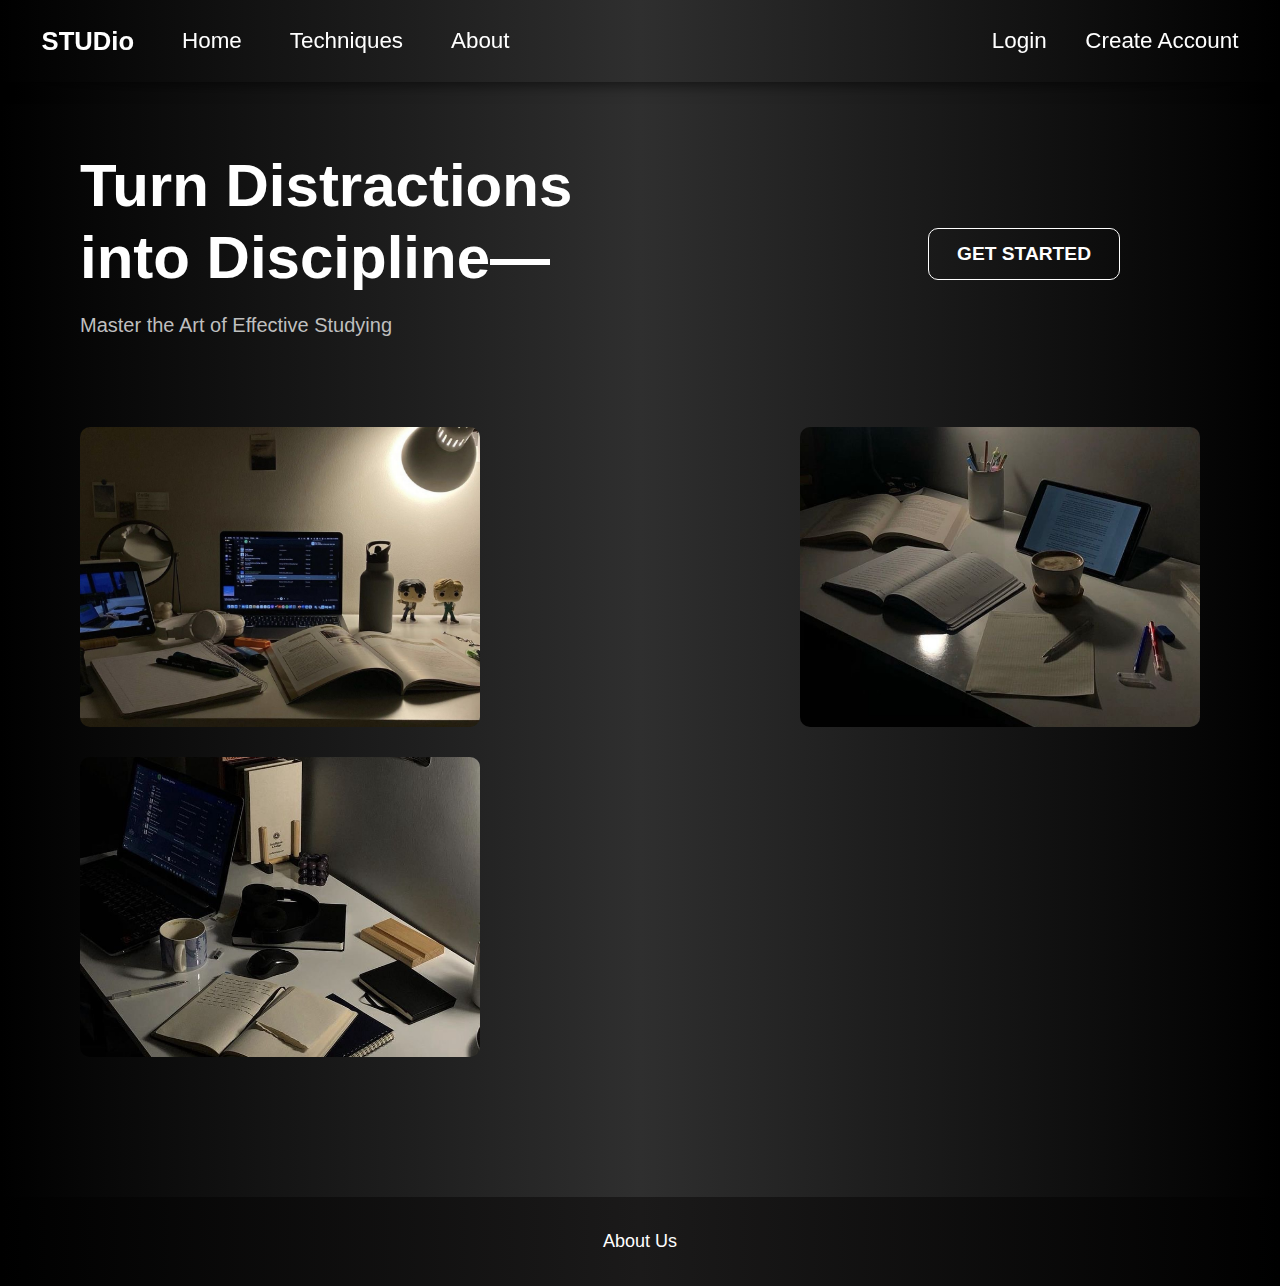
<file: index.html>
<!DOCTYPE html>
<html lang="en">
<head>
  <meta charset="UTF-8">
  <meta name="viewport" content="width=device-width, initial-scale=1.0">
  <title>Study Techniques</title>
  <link rel="stylesheet" href="Styles/Header.css">
  <link rel="stylesheet" href="Styles/index.css">
  <link rel="stylesheet" href="Styles/Footer.css">
  
</head>
<body>

  <!-- NavBar -->
  <div class="header">
    <div class="nav-links">
      <button class="nav-button" id="logo" onclick="navigateTo('index.html')">STUDio</button>
      <button class="nav-button" onclick="navigateTo('homepage.html')">Home</button>
      <button class="nav-button" onclick="navigateTo('techniques.html')">Techniques</button>
      <button class="nav-button" onclick="navigateTo('AboutUS/abts.html')">About</button>
    </div>
    <div>
      <button class="nav-button" onclick="navigateTo('auth.html#login')">Login</button>
      <button class="nav-button" onclick="navigateTo('auth.html#signup')">Create Account</button>
    </div>
  </div>

  <!-- Motiv Quote -->
  <div class="quote-section">
    <div class="quote-left">
      <h1>Turn Distractions<br>into Discipline—</h1>
      <p class="subtext">Master the Art of Effective Studying</p>
    </div>
    <div class="quote-right">
      <button onclick="navigateTo('homepage.html')" class="GTS">GET STARTED</button>
    </div>
  </div>

  <!-- Images -->
  <div class="study-images">
    <img src="Images/pic1.jpg" alt="Study Setup 1">
    <img src="Images/pic2.jpg" alt="Study Setup 2">
    <img src="Images/pic3.jpg" alt="Study Setup 3">
  </div>
  
  <!-- Footer -->
  <div class="footer">
    <button class="footer-button" onclick="navigateTo('AboutUS/abts.html')">About Us</button>
  </div>

  <script>
    function navigateTo(url) {
      window.location.href = url;
    }
  </script>
</body>
</html>

<!-- Aguilar, Johann Carl M. -->
 <!-- Orlanda, Glendel H. -->
</file>
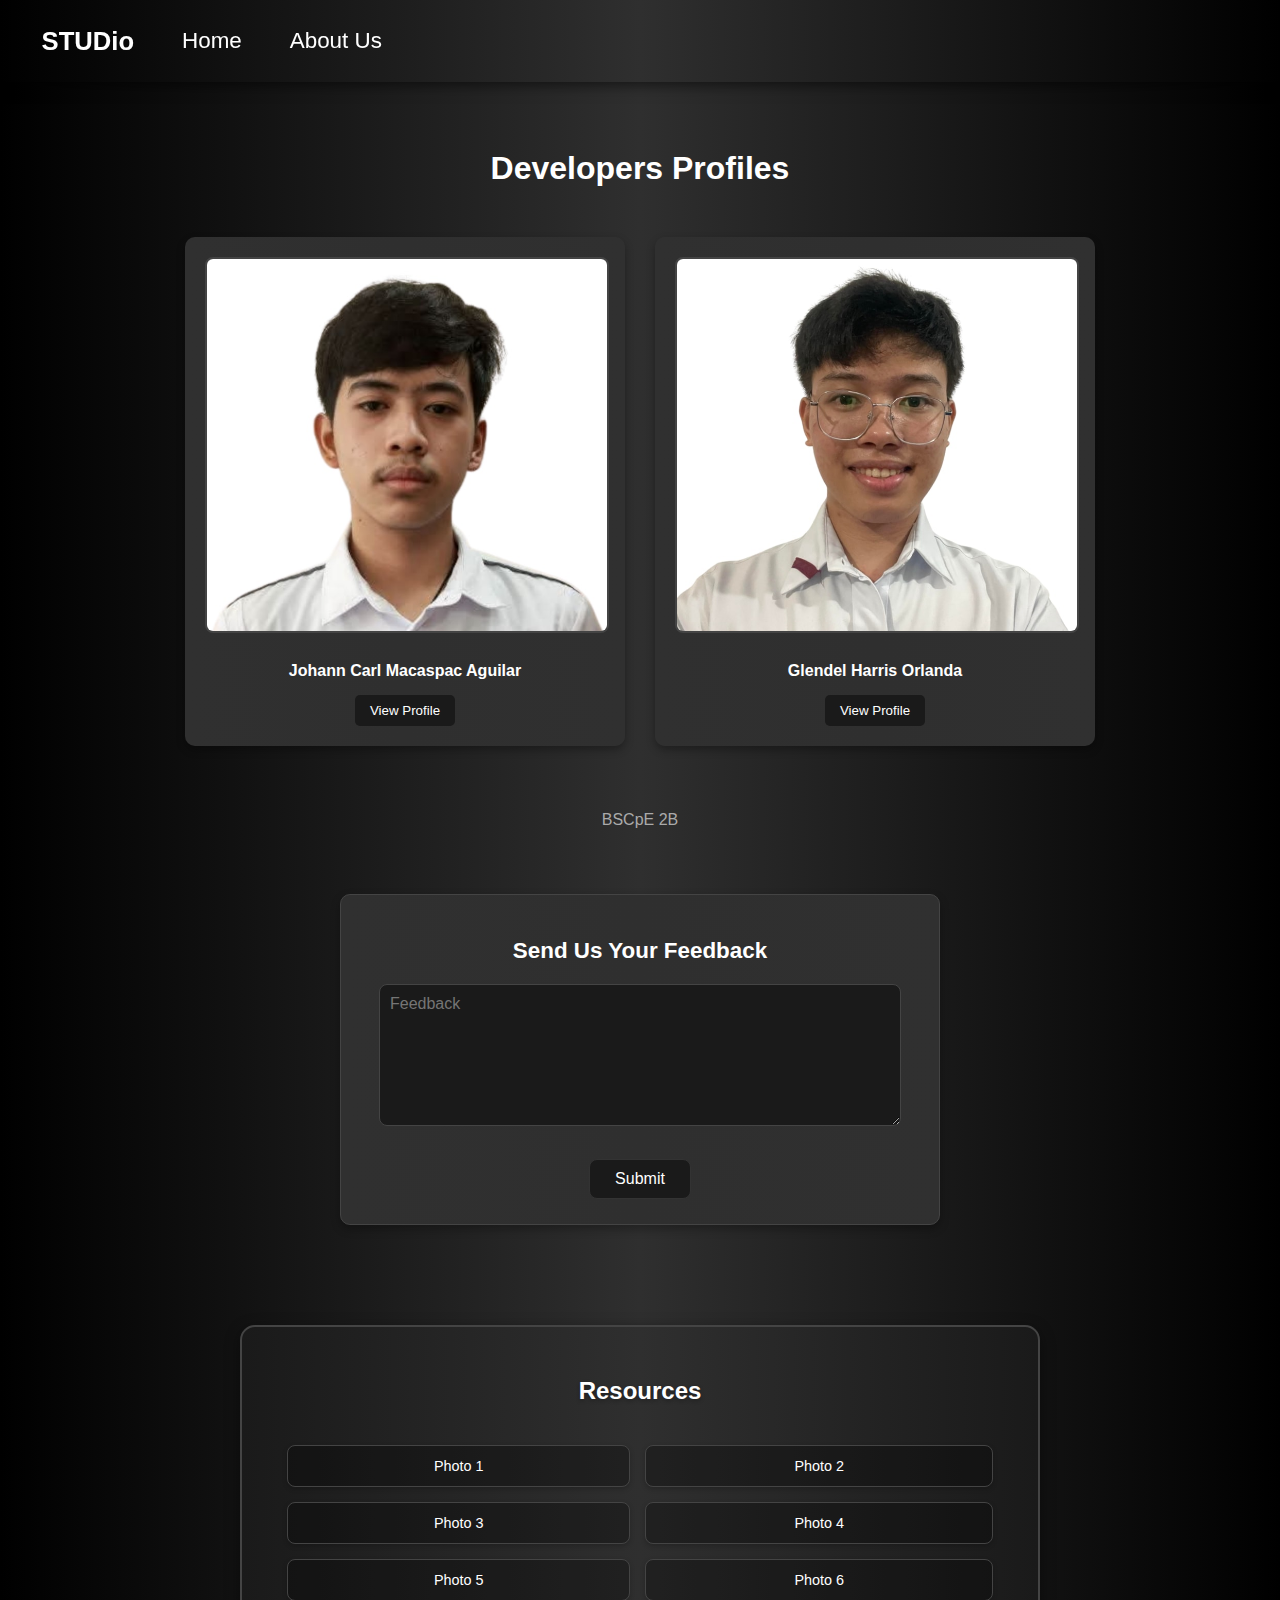
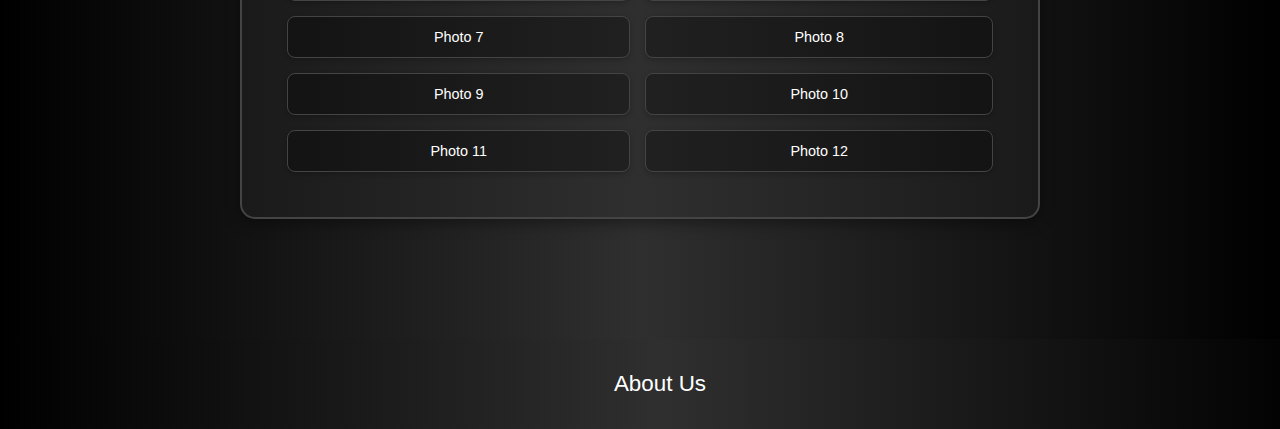
<file: AboutUS/abts.html>
<!DOCTYPE html>
<html lang="en">
<head>
  <meta charset="UTF-8">
  <meta name="viewport" content="width=device-width, initial-scale=1.0">
  <title>Study Techniques</title>
  <link rel="stylesheet" href="../Styles/abts.css">
  <link rel="stylesheet" href="../Styles/Header.css">
</head>
<body>
  <div class="wrapper">
    <!-- Header -->
    <div class="header">
      <div class="nav-links">
        <button type="button" id="logo" class="nav-button" onclick="navigateTo('../homepage.html')">STUDio</button>
        <button type="button" class="nav-button" onclick="navigateTo('../homepage.html')">Home</button>
        <button type="button" class="nav-button" onclick="navigateTo('abts.html')">About Us</button>
      </div>
    </div>

    <div class="main-content">
      <h1>Developers Profiles</h1>

      <!-- Profiles -->
      <div class="allbox">
        <div class="box">
          <img src="Images/Yoh/yoh.jpg">
          <h2>Johann Carl Macaspac Aguilar</h2>
          <button type="button" class="profile-button" onclick="navigateTo('Aguilar_JC.html')">View Profile</button>
        </div>

        <div class="box">
          <img src="Images/Glen/glen.jpg">
          <h2>Glendel Harris Orlanda</h2>
          <button type="button" class="profile-button" onclick="navigateTo('Orlanda_G.html')">View Profile</button>
        </div>
      </div>

      <footer>BSCpE 2B</footer>

      <!-- Feedback Section -->
      <div class="feedback">
        <h2>Send Us Your Feedback</h2>
        <form>
          <textarea placeholder="Feedback"></textarea>
          <br>
          <button type="submit">Submit</button>
        </form>
      </div>

      <!-- Resources Section -->
      <div class="Resources">
        <h2>Resources</h2>
        <table class="resources-table">
          <tr>
            <td><a href="https://pin.it/2otDaiMNh">Photo 1</a></td>
            <td><a href="https://pin.it/4CU5whlZs">Photo 2</a></td>
          </tr>
          <tr>
            <td><a href="https://pin.it/1Q5HzNAXg">Photo 3</a></td>
            <td><a href="https://pin.it/5dKIkdNxr">Photo 4</a></td>
          </tr>
          <tr>
            <td><a href="https://pin.it/4Q9BGmuYV">Photo 5</a></td>
            <td><a href="https://pin.it/4oXp6FkBL">Photo 6</a></td>
          </tr>
          <tr>
            <td><a href="https://pin.it/3k7hueRsV">Photo 7</a></td>
            <td><a href="https://pin.it/7n8Te3V2b">Photo 8</a></td>
          </tr>
          <tr>
            <td><a href="https://pin.it/3FriQgqsb">Photo 9</a></td>
            <td><a href="https://pin.it/K5sbQGetM">Photo 10</a></td>
          </tr>
          <tr>
            <td><a href="https://pin.it/7EaBy77XY">Photo 11</a></td>
            <td><a href="https://pin.it/393eJ2UIY">Photo 12</a></td>
          </tr>
        </table>
      </div>
    </div>

    <!-- Footer -->
    <div class="footer">
      <div class="footer-links">
        <button type="button" class="nav-button" onclick="navigateTo('abts.html')">About Us</button>
      </div>
    </div>
  </div>

  <script>
    function navigateTo(url) {
      window.location.href = url;
    }
  </script>
</body>
</html>
</file>
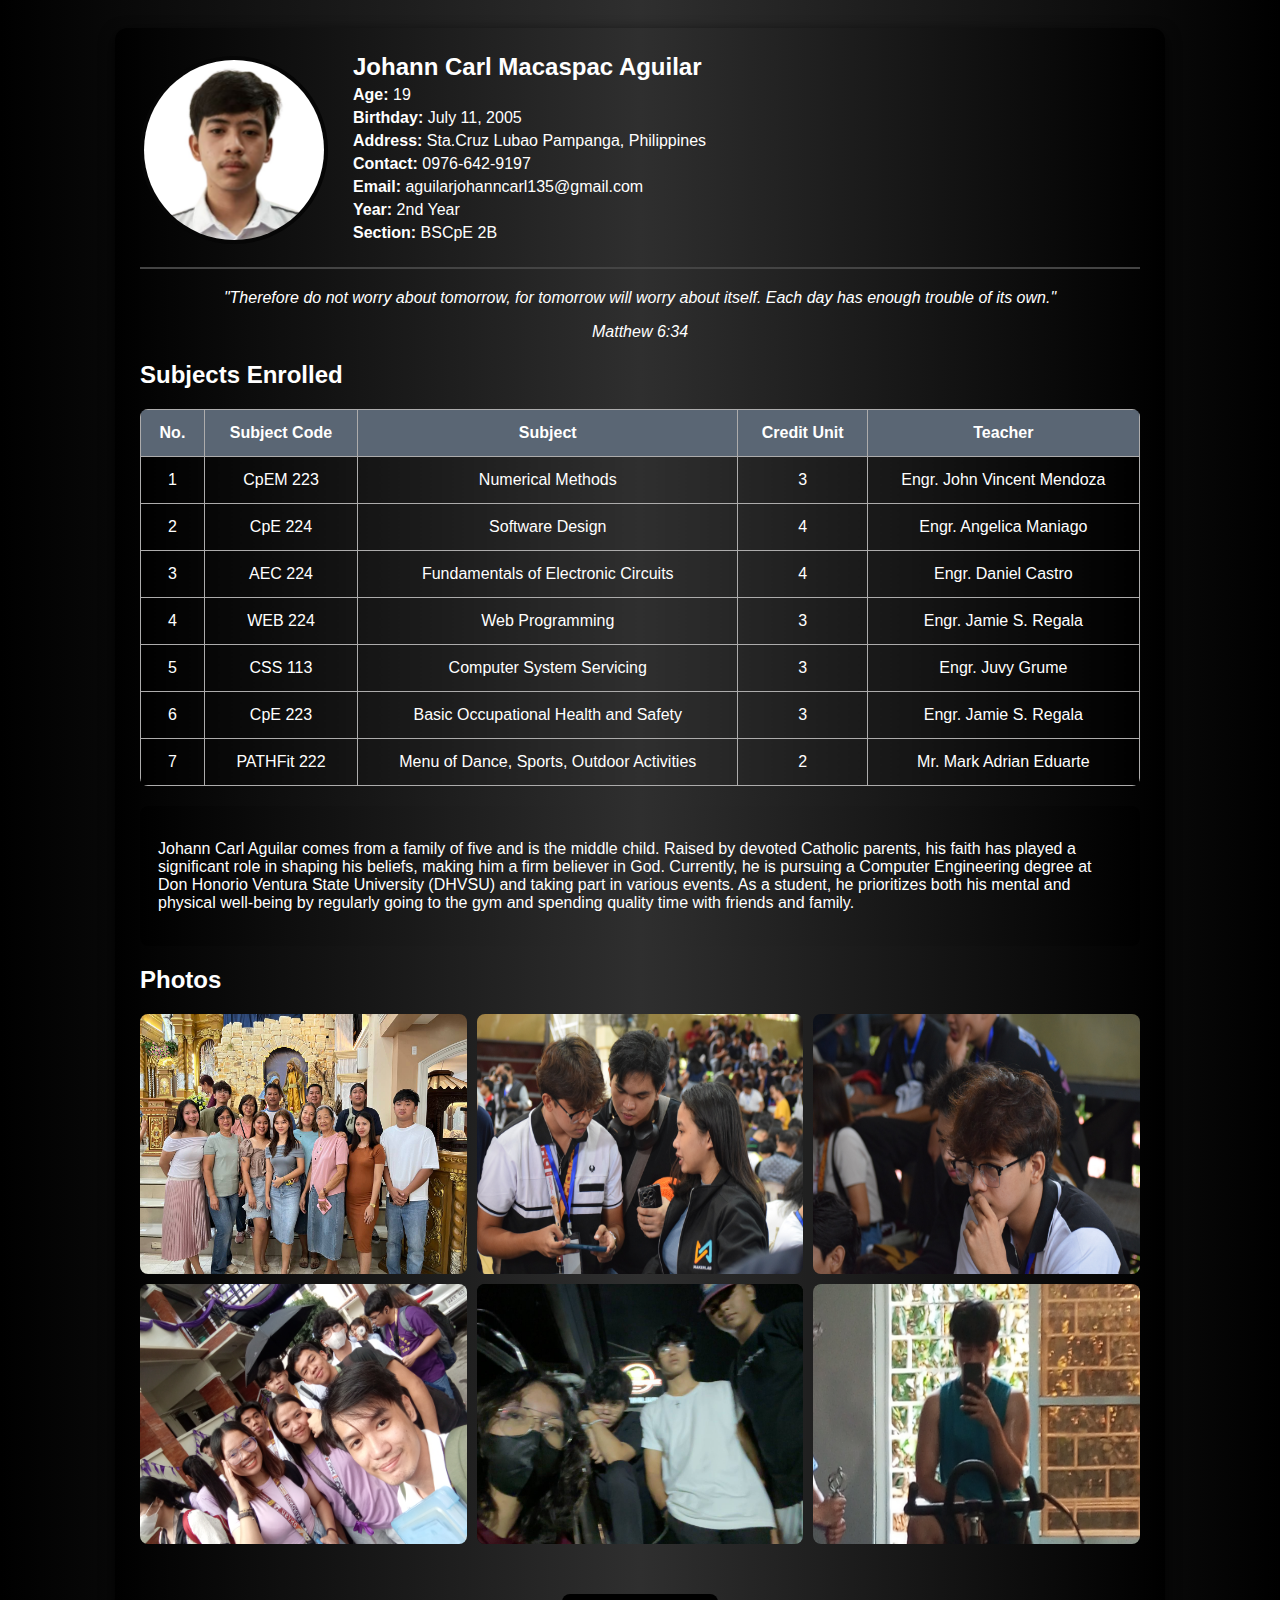
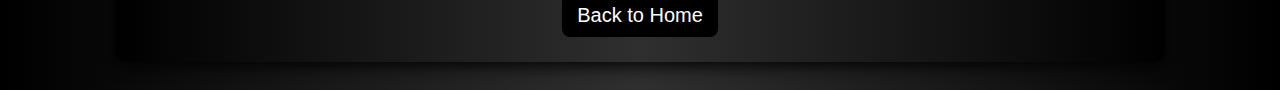
<file: AboutUS/Aguilar_JC.html>
<!DOCTYPE html>
<html lang="en">
<head>
  <meta charset="UTF-8">
  <meta name="viewport" content="width=device-width, initial-scale=1.0">
  <title>Student Profile</title>
  <style>
    body {
      font-family: 'Poppins', sans-serif;
      background: linear-gradient(to right, #000000, #2f2f2f, #000000);
      color: #ffffff;
      padding: 20px;
      display: flex;
      flex-direction: column;
      align-items: center;
    }

    .Title{
      color: rgb(255, 255, 255);
    }

    .container {
      width: 85%;
      max-width: 1000px;
      background: linear-gradient(to right, #000000, #2f2f2f, #000000);
      padding: 25px;
      border-radius: 12px;
      box-shadow: 0px 5px 15px rgba(0, 0, 0, 0.859);
    }

    .profile-header {
      display: flex;
      align-items: center;
      gap: 25px;
      padding-bottom: 20px;
      border-bottom: 2px solid #444;
    }

    .profile-header img {
      width: 180px;
      height: 180px;
      border-radius: 50%;
      object-fit: cover;
      border: 4px solid #060606;
    }

    .info {
      flex: 1;
    }

    .profile-header .info h2 {
      margin: 0;
      color: #ffffff;
    }

    .info p {
      margin: 5px 0;
      color: #ffffff;
    }

    .motto {
      text-align: center;
      font-style: italic;
      color: #ffffff;
      margin: 20px 0;
    }

    table {
      width: 100%;
      border-collapse: collapse;
      margin-top: 20px;
      background: linear-gradient(to right, #000000, #2f2f2f, #000000);
      border-radius: 8px;
      overflow: hidden;
      color: rgb(255, 255, 255);
    }

    th, td {
      border: 1px solid #adacac;
      padding: 14px;
      text-align: center;
    }

    th {
      background: #5a6674;
      color: rgb(255, 255, 255);
    }

    .photos {
      display: grid;
      grid-template-columns: repeat(3, 1fr);
      gap: 10px;
      margin-top: 20px;
    }

    .photo-box {
      width: 100%;
      height: 260px;
      background: #000000;
      border-radius: 8px;
      display: flex;
      align-items: center;
      justify-content: center;
      color: #bbb;
      font-weight: bold;
      font-size: 18px;
    }

    .additional-info {
      margin-top: 20px;
      background: linear-gradient(to right, #000000, #2f2f2f, #000000);
      padding: 18px;
      border-radius: 8px;
      color: #ffffff;
      font-size: 16px;
    }

    .BtHp {
      margin-top: 50px;
      text-align: center;
      font-size: 20px;
      padding: 10px 15px;
      background-color: #000000;
      width: fit-content;
      margin-left: auto;
      margin-right: auto;
      border-radius: 8px;
    }
    
    .BtHp a {
      color: white;
      display: block;
      text-decoration: none;
    }
    
  </style>
</head>
<body>
  <div class="container">
    <div class="profile-header">
      <img src="Images/Yoh/yoh.jpg" alt="Profile Picture">
      <div class="info">
        <h2>Johann Carl Macaspac Aguilar</h2>
        <p><strong>Age:</strong> 19</p>
        <p><strong>Birthday:</strong> July 11, 2005</p>
        <p><strong>Address:</strong> Sta.Cruz Lubao Pampanga, Philippines</p>
        <p><strong>Contact:</strong> 0976-642-9197</p>
        <p><strong>Email:</strong> aguilarjohanncarl135@gmail.com</p>
        <p><strong>Year:</strong> 2nd Year</p>
        <p><strong>Section:</strong> BSCpE 2B</p>
      </div>
    </div>

    <div class="motto">
      <p>"Therefore do not worry about tomorrow, for tomorrow will worry about itself. Each day has enough trouble of its own."</p>
      <p>Matthew 6:34</p>
    </div>

    <h2 class="Title">Subjects Enrolled</h2>
    <table>
      <tr>
        <th>No.</th>
        <th>Subject Code</th>
        <th>Subject</th>
        <th>Credit Unit</th>
        <th>Teacher</th>
      </tr>
      <tr>
        <td>1</td>
        <td>CpEM 223</td>
        <td>Numerical Methods</td>
        <td>3</td>
        <td>Engr. John Vincent Mendoza</td>
      </tr>
      <tr>
        <td>2</td>
        <td>CpE 224</td>
        <td>Software Design</td>
        <td>4</td>
        <td>Engr. Angelica Maniago</td>
      </tr>
      <tr>
        <td>3</td>
        <td>AEC 224</td>
        <td>Fundamentals of Electronic Circuits</td>
        <td>4</td>
        <td>Engr. Daniel Castro</td>
      </tr>
      <tr>
        <td>4</td>
        <td>WEB 224</td>
        <td>Web Programming</td>
        <td>3</td>
        <td>Engr. Jamie S. Regala</td>
      </tr>
      <tr>
        <td>5</td>
        <td>CSS 113</td>
        <td>Computer System Servicing</td>
        <td>3</td>
        <td>Engr. Juvy Grume</td>
      </tr>
      <tr>
        <td>6</td>
        <td>CpE 223</td>
        <td>Basic Occupational Health and Safety</td>
        <td>3</td>
        <td>Engr. Jamie S. Regala</td>
      </tr>
      <tr>
        <td>7</td>
        <td>PATHFit 222</td>
        <td>Menu of Dance, Sports, Outdoor Activities</td>
        <td>2</td>
        <td>Mr. Mark Adrian Eduarte</td>
      </tr>
    </table>

    <div class="additional-info">
    <p>
      Johann Carl Aguilar comes from a family of five and is the middle child. 
      Raised by devoted Catholic parents, his faith has played a significant role 
      in shaping his beliefs, making him a firm believer in God. Currently, he is 
      pursuing a Computer Engineering degree at Don Honorio Ventura State University (DHVSU) 
      and taking part in various events. As a student, he prioritizes both his mental and 
      physical well-being by regularly going to the gym and spending quality 
      time with friends and family.
    </p>
    </div>

    <h2 class="Title">Photos</h2>
    <div class="photos">
      <img class="photo-box" src="Images/Yoh/yoh1.jpg">
      <img class="photo-box" src="Images/Yoh/yoh2.jpeg">
      <img class="photo-box" src="Images/Yoh/yoh3.jpeg">
      <img class="photo-box" src="Images/Yoh/yoh4.jpg">
      <img class="photo-box" src="Images/Yoh/yoh5.jpg">
      <img class="photo-box" src="Images/Yoh/yoh6.jpg">
    </div>

    <div class="BtHp">
      <a href="abts.html">Back to Home</a>
    </div>
  </div>
</body>
</html>
</file>
<file: Styles/Header.css>
body {
  font-family: Arial, Helvetica, sans-serif;
  margin: 0;
  padding: 0;
  background: linear-gradient(to right, #000000, #2f2f2f, #000000);
  color: #ffffff;
  display: flex;
  flex-direction: column;
  min-height: 100vh;
  overflow-x: hidden;
  position: relative;
  padding-top: 80px;
}

.header {
  font-size: 24px;
  background: linear-gradient(to right, #000000, #2f2f2f, #000000);
  display: flex;
  align-items: center;
  justify-content: space-between;
  display: flex;
  padding: 16px 2%;
  color: #ffffff;
  width: 100%;
  position: fixed;
  top: 0;
  left: 0;
  z-index: 1000;
  box-shadow: 0 4px 12px rgba(0, 0, 0, 0.5); 
  box-sizing: border-box;
}

.nav-links {
  display: flex;
  gap: 1rem;
  align-items: center;
}

/* Default state for hamburger menu - hidden on desktop */
.hamburger-btn,
.menu-dropdown {
  display: none;
}

.nav-button {
  background: none;
  border: none;
  color: white;
  cursor: pointer;
  font-size: 1.4rem; 
  padding: 0 1rem;
  height: 50px;
  white-space: nowrap;
}

#loginBtn {
  border: 1px solid white;
  border-radius: 6px;
  margin-left: 2rem;
}

.nav-button:hover {
  color: #9f9f9f;
}

#logo {
  font-weight: bold;
  font-size: 1.6rem;
}

#loginBtn:hover {
  background-color: #ffffff;
  color: #000000;
  transition: background-color 0.3s ease;
}

.modal {
  display: none; /* Hidden by default */
  position: fixed;
  top: 0;
  left: 0;
  width: 100%;
  height: 100%;
  background-color: rgba(0, 0, 0, 0.5);
  z-index: 1001;
}

/* 🔧 Fix: show modal when 'open' class is added */
.modal.open {
  display: flex;
  align-items: center;
  justify-content: center;
}

.modal-content {
  background-color: #1a1a1a;
  padding: 2rem;
  border-radius: 10px;
  width: 90%;
  max-width: 400px;
  position: relative;
  color: white;
}

.close {
  color: #aaa;
  float: right;
  font-size: 28px;
  font-weight: bold;
  cursor: pointer;
  position: absolute;
  right: 1rem;
  top: 0.5rem;
}

.close:hover {
  color: white;
}

.modal h2 {
  margin-bottom: 1.5rem;
  color: #4CAF50;
}

.modal form {
  display: flex;
  flex-direction: column;
  gap: 1rem;
}

.modal input {
  padding: 0.8rem;
  border: 1px solid #333;
  border-radius: 5px;
  background-color: #2a2a2a;
  color: white;
}

.modal input:focus {
  outline: none;
  border-color: #4CAF50;
}

.modal button[type="submit"] {
  background-color: #4CAF50;
  color: white;
  padding: 0.8rem;
  border: none;
  border-radius: 5px;
  cursor: pointer;
  font-size: 1rem;
  transition: background-color 0.3s ease;
}

.modal button[type="submit"]:hover {
  background-color: #45a049;
}

.profile-icon-img {
  width: 40px;
  height: 40px;
  border-radius: 50%;
  object-fit: cover;
  cursor: pointer;
  background: #333;
  border: 2px solid #444;
}

/* --- Slide Profile Menu & Overlay --- */
.profile-overlay,
.profile-slide-menu {
  display: none;
}

.profile-overlay {
  position: fixed;
  top: 0; left: 0; right: 0; bottom: 0;
  background: rgba(0,0,0,0.5);
  z-index: 1200;
  opacity: 0;
  pointer-events: none;
  transition: opacity 0.3s;
}
.profile-overlay.open {
  opacity: 1;
  pointer-events: auto;
  display: block; /* Ensure it's displayed when open */
}

.profile-slide-menu {
  position: fixed;
  top: 0; right: -320px;
  width: 300px;
  height: 100vh;
  background: #181818;
  box-shadow: -2px 0 16px rgba(0,0,0,0.4);
  z-index: 1300;
  transition: right 0.3s;
  flex-direction: column;
  padding: 32px 24px 24px 24px;
}
.profile-slide-menu.open {
  right: 0;
  display: flex; /* Ensure it's displayed as flex when open */
}

.close-profile-menu {
  background: none;
  border: none;
  color: #fff;
  font-size: 2rem;
  position: absolute;
  top: 16px;
  right: 16px;
  cursor: pointer;
}

.profile-menu-content {
  margin-top: 48px;
  display: flex;
  flex-direction: column;
  gap: 1.5rem;
}

/* Media query for smaller screens (e.g., mobile) */
@media (max-width: 768px) {
  .nav-links {
    /* Hide standard nav links on mobile */
    display: none;
  }

  .hamburger-btn {
    /* Show hamburger button on mobile */
    display: block;
    background: none;
    border: none;
    color: white;
    font-size: 1.8rem;
    cursor: pointer;
    padding: 10px;
    z-index: 1050; /* Ensure it's above other content */
  }

  .menu-dropdown {
    /* Style for the mobile dropdown menu */
    position: absolute;
    top: 80px; /* Below the fixed header */
    left: 0;
    width: 100%;
    background-color: #181818; /* Dark background */
    box-shadow: 0 8px 16px rgba(0, 0, 0, 0.3);
    display: flex;
    flex-direction: column;
    align-items: center;
    padding: 20px 0;
    transition: all 0.3s ease-in-out;
    /* Initially hidden off-screen */
    transform: translateY(-100%);
    visibility: hidden;
    opacity: 0;
    z-index: 1040;
  }

  .menu-dropdown.show {
    /* State when mobile menu is active */
    transform: translateY(0);
    visibility: visible;
    opacity: 1;
  }

  .menu-dropdown .nav-button {
    /* Style individual links in the mobile menu */
    width: 100%;
    text-align: center;
    padding: 15px 0;
    font-size: 1.2rem;
  }
}
</file>
<file: Styles/index.css>
body {
  background: linear-gradient(to right, #000000, #2f2f2f, #000000);
  margin: 0;
  font-family: Arial, Helvetica, sans-serif;
  color: white;
}


.quote-section {
  margin: 0 0 70px;
  padding: 70px 80px 0;
  display: flex;
  justify-content: space-between;
  align-items: center;
  flex-wrap: wrap;
}

.quote-left {
  flex: 1;
  min-width: 300px;
}

.quote-left h1 {
  font-size: 60px;
  font-weight: 600;
  margin: 0 0 20px;
  line-height: 1.2;
}

.subtext {
  font-size: 20px;
  color: #bfbfbf;
  font-weight: 500;
}

.quote-right {
  flex-shrink: 0;
  margin-right: 80px;
}

.GTS {
  font-size: 1.2rem;
  font-weight: bold;
  padding: 14px 28px;
  border: 1px solid white;
  border-radius: 10px;
  color: rgb(255, 255, 255);
  background: none;
  transition: all 0.3s ease;
  display: inline-block;
}

.GTS:hover {
  background-color: white;
  color: black;
}

.study-images {
  display: flex;
  justify-content: space-between;
  gap: 30px;
  padding: 0 80px 60px;
  background: linear-gradient(to right, #000000, #2f2f2f, #000000);
  flex-wrap: wrap;
  cursor: pointer;
}

.study-images img {
  width: 400px;
  height: 300px;
  border-radius: 10px;
  object-fit: cover;
}
</file>
<file: Styles/Footer.css>
.footer {
  background: linear-gradient(to right, #000000, #1b1a1a, #000000);
  padding: 20px 0;
  text-align: center; 
  margin-top: 80px; 
}


.footer-button {
  background: none;
  border: none;
  color: white;
  cursor: pointer;
  font-size: 18px;
  padding: 10px 20px;
  border-radius: 8px;
  transition: background-color 0.3s, color 0.3s;
  margin: 4px auto;
  display: block; /* center it horizontally */
}

.footer-button:hover {
  color: rgb(167, 166, 166);
}
</file>
<file: Styles/abts.css>
body {
  margin: 0;
  padding: 0;
  font-family: Arial, Helvetica, sans-serif;
  background-color: #0e0e0e;
  color: white;
  min-height: 100vh;
  display: flex;
  flex-direction: column;
}

.wrapper {
  display: flex;
  flex-direction: column;
  min-height: 100vh;
}

.main-content {
  flex: 1;
  display: flex;
  flex-direction: column;
  align-items: center;
  padding: clamp(15px, 2vw, 20px);
  width: 100%;
  max-width: 1600px;
  margin: 0 auto;
  box-sizing: border-box;
}

.nav-button {
  background: none;
  border: none;
  color: white;
  font-size: clamp(16px, 1.2vw, 18px);
  cursor: pointer;
  padding: clamp(6px, 0.8vw, 8px) clamp(12px, 1.5vw, 15px);
  transition: all 0.3s;
  border-radius: 5px;
}

.nav-button:hover {
  color: #333;
}

.profile-button {
  display: block;
  width: fit-content;
  margin: clamp(12px, 1.5vw, 15px) auto 0;
  color: #ffffff;
  background-color: #1a1a1a;
  padding: clamp(6px, 0.8vw, 8px) clamp(12px, 1.5vw, 15px);
  border: none;
  border-radius: 5px;
  cursor: pointer;
  transition: all 0.3s;
}

.profile-button:hover {
  background-color: #333;
}

h1 {
  margin-top: clamp(30px, 5vw, 50px);
  margin-bottom: clamp(20px, 3vw, 30px);
  color: #ffffff;
  font-size: clamp(2rem, 2.5vw, 2.5rem);
  text-align: center;
}

.allbox {
  width: 100%;
  max-width: 1200px;
  margin: 0 auto;
  display: flex;
  flex-wrap: wrap;
  justify-content: center;
  gap: clamp(20px, 3vw, 30px);
  padding: clamp(15px, 2vw, 20px);
  box-sizing: border-box;
}

.box {
  background: linear-gradient(to right, #303030, #2f2f2f, #303030);
  width: min(300px, 100%);
  padding: clamp(15px, 2vw, 20px);
  border-radius: 10px;
  box-shadow: 0 4px 8px rgba(0, 0, 0, 0.3);
  transition: transform 0.3s ease;
  text-align: center;
  flex: 1 1 min(300px, 100%);
  max-width: 400px;
}

.box img {
  width: 100%;
  height: auto;
  border-radius: 8px;
  border: 2px solid #444;
  margin-bottom: 15px;
}

.box h2 {
  font-size: clamp(1rem, 1.2vw, 1.2rem);
  margin: 10px 0;
  color: #ffffff;
}

.box a {
  display: block; 
  width: fit-content; 
  margin: 0 auto; 
  color: #ffffff;
  background-color: #1a1a1a;
  padding: clamp(6px, 0.8vw, 8px) clamp(12px, 1.5vw, 15px);
  border-radius: 5px;
  text-decoration: none;
  transition: all 0.3s;
}

.box a:hover {
  background-color: #333;
  text-decoration: none;
}

footer {
  text-align: center;
  margin-top: 30px;
  padding: 15px;
  color: #aaa;
  width: 100%;
}

.feedback {
  width: 90%;
  max-width: 600px;
  margin: clamp(30px, 5vw, 50px) auto;
  padding: clamp(20px, 2.5vw, 25px);
  background: linear-gradient(to right, #303030, #2f2f2f, #303030);
  border-radius: 10px;
  box-shadow: 0 4px 10px rgba(0,0,0,0.3);
  text-align: center;
  border: 1px solid #444;
  display: flex;
  flex-direction: column;
  align-items: center;
  box-sizing: border-box;
}

.feedback form {
  display: flex;
  flex-direction: column;
  align-items: center;
  width: 100%;
}

.feedback textarea {
  width: 90%; 
  max-width: 500px;
}

.feedback h2 {
  color: white;
  margin-bottom: 20px;
  font-size: clamp(1.4rem, 1.6vw, 1.6rem);
}

.feedback textarea {
  width: 100%;
  height: 120px;
  padding: 10px;
  border-radius: 8px;
  border: 1px solid #444;
  font-family: inherit;
  font-size: 1rem;
  resize: vertical;
  margin-bottom: 15px;
  background-color: #1a1a1a;
  color: white;
}

.feedback button {
  padding: clamp(8px, 1vw, 10px) clamp(20px, 2.5vw, 25px);
  background-color: #1a1a1a;
  color: white;
  border: 1px solid #333;
  border-radius: 8px;
  cursor: pointer;
  font-size: 1rem;
  transition: all 0.3s ease;
}

.feedback button:hover {
  background-color: #333;
}

.Resources {
  width: 90%;
  max-width: 800px;
  margin: clamp(30px, 5vw, 50px) auto;
  padding: clamp(20px, 3vw, 30px);
  background: linear-gradient(to right, #1a1a1a, #2f2f2f, #1a1a1a);
  border-radius: 15px;
  box-shadow: 0 4px 15px rgba(0,0,0,0.4);
  text-align: center;
  border: 2px solid #444;
  box-sizing: border-box;
}

.Resources h2 {
  color: #ffffff;
  margin-bottom: 25px;
  font-size: clamp(1.5rem, 1.8vw, 1.8rem);
  text-shadow: 0 2px 4px rgba(0,0,0,0.3);
}

.resources-table {
  width: 100%;
  border-collapse: separate;
  border-spacing: clamp(10px, 1.5vw, 15px);
  margin-top: 20px;
}

.resources-table td {
  padding: 0;
}

.resources-table a {
  display: block;
  color: #ffffff;
  text-decoration: none;
  font-size: clamp(0.9rem, 1vw, 1rem);
  padding: clamp(10px, 1.2vw, 12px) clamp(12px, 1.5vw, 15px);
  transition: all 0.3s;
  border-radius: 8px;
  background-color: rgba(0, 0, 0, 0.3);
  border: 1px solid #444;
  box-shadow: 0 2px 5px rgba(0,0,0,0.2);
  position: relative;
  overflow: hidden;
  text-align: center;
}

.resources-table a:hover {
  background-color: rgba(0, 0, 0, 0.5);
  transform: translateY(-3px);
  box-shadow: 0 5px 15px rgba(0,0,0,0.3);
}

.footer {
  background: linear-gradient(to right, #000000, #2f2f2f, #000000);
  color: white;
  padding: 20px;
  text-align: center;
  margin-top: 50px;
  width: 100%;
}

.footer-links {
  display: flex;
  justify-content: center;
  gap: 30px;
}

.footer-links a {
  color: #ffffff;
  text-decoration: none;
  font-size: clamp(16px, 1.2vw, 18px);
  padding: clamp(6px, 0.8vw, 8px) clamp(12px, 1.5vw, 15px);
  transition: all 0.3s;
  border-radius: 5px;
}

.footer-links a:hover {
  background-color: rgba(255, 255, 255, 0.1);
}
</file>
